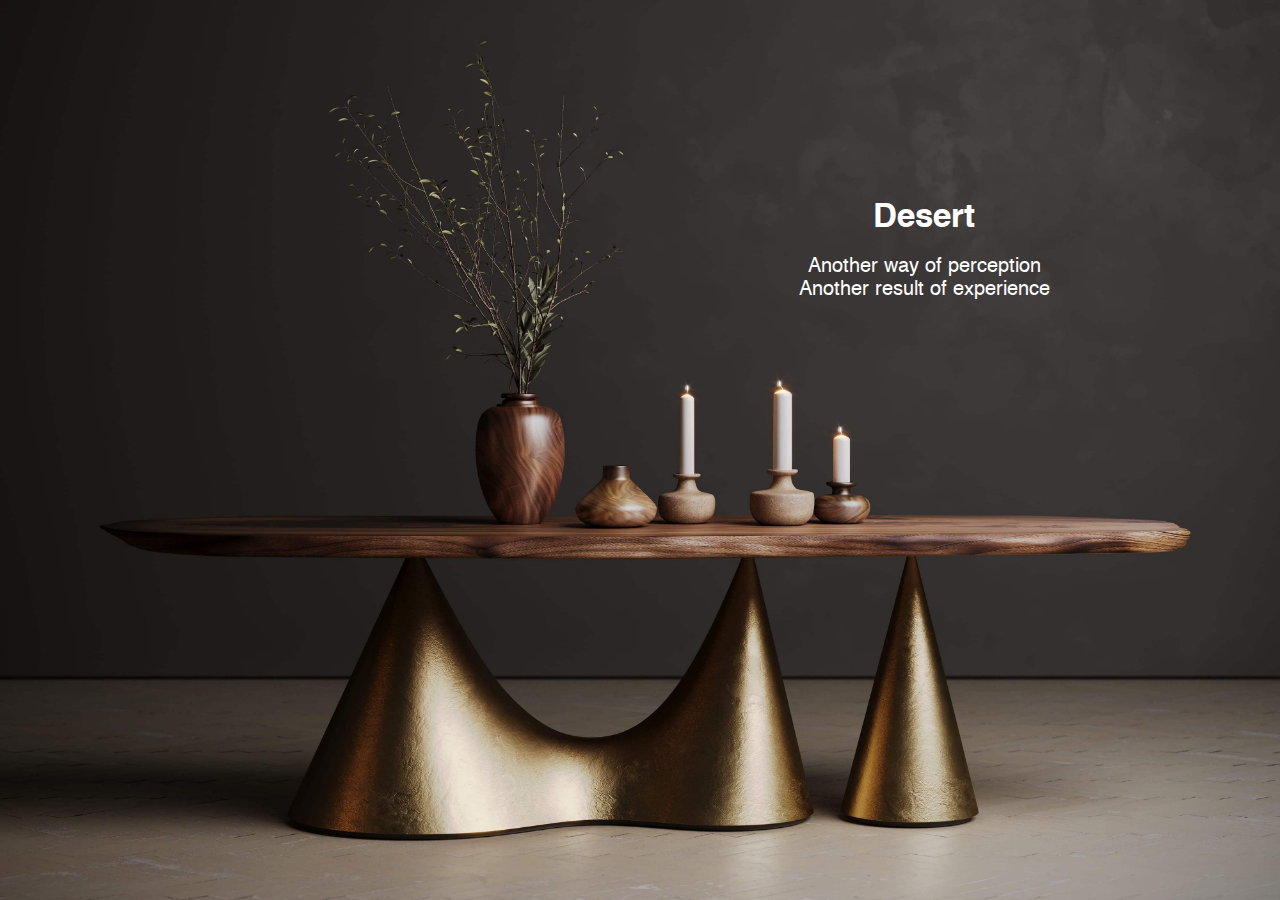
<file: index.html>
<!DOCTYPE html>
<html lang="en">
<head>
    <meta charset="UTF-8">
    <meta http-equiv="X-UA-Compatible" content="IE=edge">
    <meta name="viewport" content="width=device-width, initial-scale=1.0">
    <link rel="stylesheet" href="css/style.min.css">
    <link rel="stylesheet" href="https://cdnjs.cloudflare.com/ajax/libs/animate.css/4.1.1/animate.min.css" />
    <title>Desert</title>
</head>

<body>
    <svg display="none">
    <symbol id="arrow" viewBox="0 0 12 12">
        <g>
            <path d="M1 11L11 1M11 1L2.62952 1.0778M11 1L10.9222 9.37048" />
        </g>
    </symbol>
    <symbol id="whatsapp" viewBox="0 0 41 41">
        <g>
            <path
                d="M20.5 0C31.8222 0 41 9.17784 41 20.5C41 31.8221 31.8222 41 20.5 41C16.8772 41.0058 13.3182 40.0471 10.1885 38.2222L0.00822883 41L2.77983 30.8156C0.953469 27.685 -0.00602367 24.1244 2.84545e-05 20.5C2.84545e-05 9.17784 9.17787 0 20.5 0ZM13.5136 10.865L13.1036 10.8814C12.8382 10.8976 12.5788 10.9673 12.341 11.0864C12.1186 11.2123 11.9156 11.3698 11.7383 11.5538C11.4923 11.7854 11.3529 11.9863 11.2033 12.1811C10.445 13.1669 10.0368 14.3773 10.043 15.621C10.0471 16.6255 10.3095 17.6033 10.7195 18.5176C11.5579 20.3667 12.9376 22.3245 14.758 24.1387C15.1967 24.5754 15.6272 25.0141 16.0905 25.422C18.3524 27.4135 21.0479 28.8497 23.9625 29.6163L25.1269 29.7947C25.5061 29.8152 25.8854 29.7865 26.2667 29.768C26.8637 29.7372 27.4467 29.5755 27.9743 29.2945C28.2428 29.1562 28.5048 29.0057 28.7595 28.8435C28.7595 28.8435 28.8476 28.7861 29.0157 28.659C29.2925 28.454 29.4626 28.3084 29.6922 28.0686C29.8624 27.8923 30.01 27.6852 30.1227 27.4495C30.2826 27.1153 30.4425 26.4778 30.5081 25.9468C30.5573 25.5409 30.543 25.3195 30.5368 25.1822C30.5286 24.9628 30.3462 24.7353 30.1473 24.6389L28.9542 24.1039C28.9542 24.1039 27.1707 23.3269 26.0801 22.8308C25.966 22.781 25.8437 22.7525 25.7193 22.7468C25.5791 22.7324 25.4373 22.7482 25.3037 22.7931C25.17 22.838 25.0475 22.911 24.9444 23.0071C24.9342 23.003 24.7968 23.1199 23.3147 24.9157C23.2296 25.03 23.1124 25.1164 22.9781 25.1638C22.8437 25.2113 22.6983 25.2177 22.5603 25.1822C22.4267 25.1464 22.2959 25.1012 22.1687 25.0469C21.9145 24.9403 21.8264 24.8993 21.6521 24.8255C20.4756 24.312 19.3862 23.6183 18.4234 22.7693C18.1651 22.5438 17.9252 22.2978 17.6792 22.06C16.8727 21.2877 16.1698 20.4139 15.5882 19.4606L15.4673 19.2659C15.3804 19.135 15.3102 18.9939 15.2582 18.8456C15.1803 18.5443 15.3832 18.3024 15.3832 18.3024C15.3832 18.3024 15.8814 17.7571 16.113 17.4619C16.3385 17.1749 16.5292 16.8961 16.6522 16.6972C16.8941 16.3077 16.9699 15.908 16.8428 15.5984C16.2688 14.1962 15.6743 12.8002 15.0634 11.4144C14.9425 11.1397 14.5837 10.9429 14.2578 10.9039C14.1471 10.8916 14.0364 10.8793 13.9257 10.8711C13.6504 10.8575 13.3745 10.8602 13.0995 10.8793L13.5116 10.8629" />
        </g>
    </symbol>
    <symbol id="telegram" viewBox="0 0 41 42">
        <g>
            <path
                d="M41 21C41 26.5695 38.8402 31.911 34.9957 35.8492C31.1512 39.7875 25.9369 42 20.5 42C15.0631 42 9.84881 39.7875 6.00431 35.8492C2.15982 31.911 0 26.5695 0 21C0 15.4305 2.15982 10.089 6.00431 6.15076C9.84881 2.21249 15.0631 0 20.5 0C25.9369 0 31.1512 2.21249 34.9957 6.15076C38.8402 10.089 41 15.4305 41 21ZM21.2354 15.5033C19.2418 16.3538 15.2546 18.1125 9.27881 20.7795C8.31019 21.1733 7.80025 21.5618 7.75413 21.9397C7.67725 22.5776 8.45881 22.8296 9.52225 23.1735L9.97069 23.3179C11.0162 23.667 12.4256 24.0739 13.1559 24.0896C13.8221 24.1054 14.5627 23.8271 15.3801 23.2496C20.9638 19.3883 23.8466 17.4379 24.026 17.3959C24.1541 17.3644 24.3335 17.3276 24.4514 17.4379C24.5718 17.5455 24.559 17.7529 24.5462 17.808C24.4693 18.1466 21.402 21.0656 19.8158 22.5776C19.3212 23.0501 18.9702 23.3835 18.8984 23.4596C18.7404 23.625 18.5798 23.7878 18.4167 23.9479C17.4429 24.9086 16.7152 25.6279 18.4551 26.8039C19.2931 27.3709 19.9644 27.8355 20.6332 28.3027C21.361 28.812 22.0887 29.3186 23.0317 29.9539C23.2701 30.1114 23.5007 30.282 23.7236 30.4447C24.5718 31.0642 25.338 31.6208 26.2784 31.5315C26.8268 31.479 27.3931 30.954 27.6801 29.379C28.3592 25.6594 29.6943 17.6033 30.0018 14.2826C30.0205 14.0066 30.0093 13.7293 29.9684 13.4557C29.9443 13.235 29.84 13.0317 29.6763 12.8861C29.4431 12.7212 29.1652 12.6358 28.8819 12.642C28.1132 12.6551 26.9267 13.0778 21.2354 15.5033Z" />
        </g>
    </symbol>
    <symbol id="reviews-icon" viewBox="0 0 30 26">
        <g>
            <path
                d="M27.7828 0.474609H1.88582C1.41753 0.474609 0.968414 0.660638 0.63728 0.991772C0.306146 1.32291 0.120117 1.77202 0.120117 2.24031V23.4288C0.120117 23.8971 0.306146 24.3462 0.63728 24.6773C0.968414 25.0084 1.41753 25.1945 1.88582 25.1945H27.7828C28.2511 25.1945 28.7002 25.0084 29.0314 24.6773C29.3625 24.3462 29.5485 23.8971 29.5485 23.4288V2.24031C29.5485 1.77202 29.3625 1.32291 29.0314 0.991772C28.7002 0.660638 28.2511 0.474609 27.7828 0.474609ZM1.88582 1.65175H27.7828C27.9389 1.65175 28.0886 1.71376 28.199 1.82413C28.3094 1.93451 28.3714 2.08422 28.3714 2.24031V18.7791L23.5319 13.9396C23.3678 13.775 23.1729 13.6444 22.9583 13.5552C22.7437 13.4661 22.5136 13.4202 22.2812 13.4202C22.0488 13.4202 21.8187 13.4661 21.6041 13.5552C21.3894 13.6444 21.1945 13.775 21.0305 13.9396L17.6712 17.2988L10.782 10.4082C10.618 10.2436 10.4231 10.1129 10.2084 10.0238C9.99382 9.93471 9.76371 9.88884 9.53132 9.88884C9.29893 9.88884 9.06882 9.93471 8.8542 10.0238C8.63958 10.1129 8.44465 10.2436 8.28061 10.4082L1.29725 17.3959V2.24031C1.29725 2.08422 1.35926 1.93451 1.46964 1.82413C1.58002 1.71376 1.72972 1.65175 1.88582 1.65175ZM1.29725 23.4288V19.0645L9.1208 11.241C9.17546 11.1863 9.24037 11.1429 9.31182 11.1132C9.38327 11.0836 9.45986 11.0684 9.53721 11.0684C9.61455 11.0684 9.69114 11.0836 9.76259 11.1132C9.83405 11.1429 9.89896 11.1863 9.95362 11.241L22.73 24.0173H1.88582C1.72972 24.0173 1.58002 23.9553 1.46964 23.8449C1.35926 23.7346 1.29725 23.5849 1.29725 23.4288ZM27.7828 24.0173H24.3986L18.5129 18.1317L21.8721 14.7724C21.9268 14.7177 21.9917 14.6743 22.0632 14.6446C22.1346 14.615 22.2112 14.5998 22.2885 14.5998C22.3659 14.5998 22.4425 14.615 22.5139 14.6446C22.5854 14.6743 22.6503 14.7177 22.7049 14.7724L28.3714 20.4433V23.4288C28.3714 23.5849 28.3094 23.7346 28.199 23.8449C28.0886 23.9553 27.9389 24.0173 27.7828 24.0173ZM17.7772 8.71456C17.7772 8.48175 17.8462 8.25416 17.9755 8.06058C18.1049 7.867 18.2887 7.71613 18.5038 7.62703C18.7189 7.53794 18.9556 7.51463 19.1839 7.56005C19.4123 7.60547 19.622 7.71758 19.7867 7.8822C19.9513 8.04683 20.0634 8.25657 20.1088 8.48492C20.1542 8.71326 20.1309 8.94994 20.0418 9.16503C19.9527 9.38013 19.8019 9.56397 19.6083 9.69332C19.4147 9.82266 19.1871 9.8917 18.9543 9.8917C18.6421 9.8917 18.3427 9.76768 18.1219 9.54692C17.9012 9.32617 17.7772 9.02676 17.7772 8.71456Z" />
        </g>
    </symbol>
</svg>
    <div class="wrapper">
        <main class="alphawood desert desert-1">
            <div class="alphawood__image-block animate__animated" style="animation-name: opacity-img;">
                <div class="alphawood__image alphawood__image_1 ibg">
                    <img src="img/projects/01.jpg" alt="Desert">
                </div>
                <div class="alphawood__image alphawood__image_2 ibg">
                    <img src="img/projects/02.jpg" alt="Desert">
                </div>
            </div>
            <div class="alphawood__image-mob-block animate__animated" style="animation-name: opacity-img;">
                <div class="alphawood__image-mob ibg">
                    <img src="img/projects/03.jpg" alt="Desert">
                </div>
            </div>
            <div class="alphawood__content">
                <div class="alphawood__content-body">
                    <h1 class="alphawood__title animate__animated" style="animation-name: zoom;">Desert</h1>
                    <div class="alphawood__subtitle animate__animated" style="animation-name: zoom;">
                        Another way of perception<br>
                        Another result of experience
                    </div>
                </div>
            </div>
        </main>
    </div>
    <script src="js/app.min.js"></script>
</body>

</html>
</file>
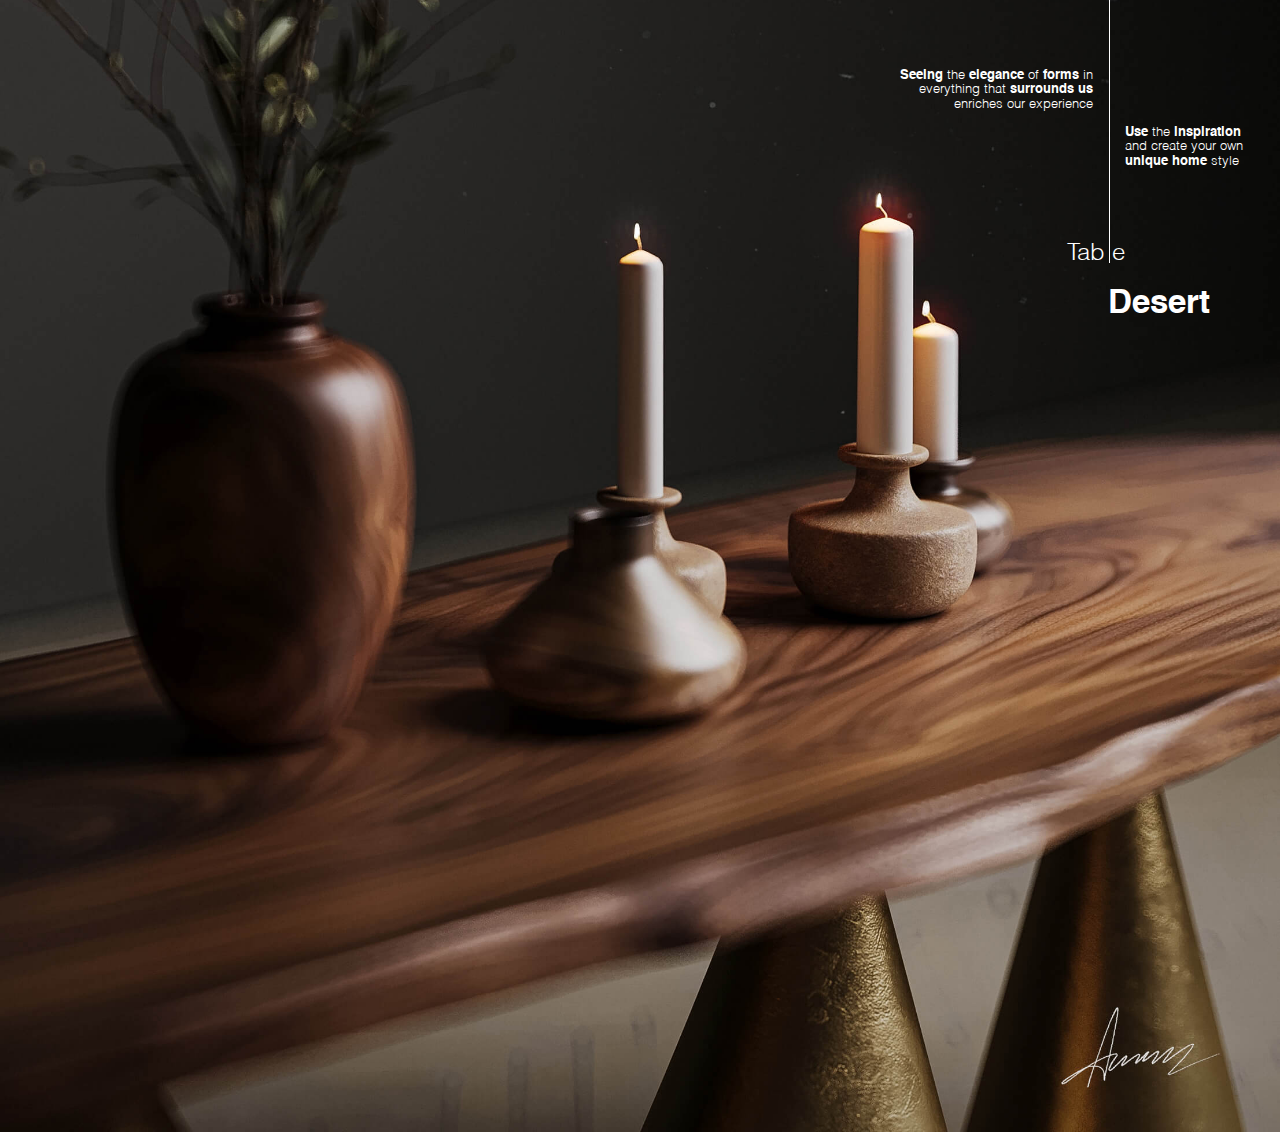
<file: desert-2.html>
<!DOCTYPE html>
<html lang="en">
<head>
    <meta charset="UTF-8">
    <meta http-equiv="X-UA-Compatible" content="IE=edge">
    <meta name="viewport" content="width=device-width, initial-scale=1.0">
    <link rel="stylesheet" href="css/style.min.css">
    <link rel="stylesheet" href="https://cdnjs.cloudflare.com/ajax/libs/animate.css/4.1.1/animate.min.css" />
    <title>Desert</title>
</head>

<body>
    <svg display="none">
    <symbol id="arrow" viewBox="0 0 12 12">
        <g>
            <path d="M1 11L11 1M11 1L2.62952 1.0778M11 1L10.9222 9.37048" />
        </g>
    </symbol>
    <symbol id="whatsapp" viewBox="0 0 41 41">
        <g>
            <path
                d="M20.5 0C31.8222 0 41 9.17784 41 20.5C41 31.8221 31.8222 41 20.5 41C16.8772 41.0058 13.3182 40.0471 10.1885 38.2222L0.00822883 41L2.77983 30.8156C0.953469 27.685 -0.00602367 24.1244 2.84545e-05 20.5C2.84545e-05 9.17784 9.17787 0 20.5 0ZM13.5136 10.865L13.1036 10.8814C12.8382 10.8976 12.5788 10.9673 12.341 11.0864C12.1186 11.2123 11.9156 11.3698 11.7383 11.5538C11.4923 11.7854 11.3529 11.9863 11.2033 12.1811C10.445 13.1669 10.0368 14.3773 10.043 15.621C10.0471 16.6255 10.3095 17.6033 10.7195 18.5176C11.5579 20.3667 12.9376 22.3245 14.758 24.1387C15.1967 24.5754 15.6272 25.0141 16.0905 25.422C18.3524 27.4135 21.0479 28.8497 23.9625 29.6163L25.1269 29.7947C25.5061 29.8152 25.8854 29.7865 26.2667 29.768C26.8637 29.7372 27.4467 29.5755 27.9743 29.2945C28.2428 29.1562 28.5048 29.0057 28.7595 28.8435C28.7595 28.8435 28.8476 28.7861 29.0157 28.659C29.2925 28.454 29.4626 28.3084 29.6922 28.0686C29.8624 27.8923 30.01 27.6852 30.1227 27.4495C30.2826 27.1153 30.4425 26.4778 30.5081 25.9468C30.5573 25.5409 30.543 25.3195 30.5368 25.1822C30.5286 24.9628 30.3462 24.7353 30.1473 24.6389L28.9542 24.1039C28.9542 24.1039 27.1707 23.3269 26.0801 22.8308C25.966 22.781 25.8437 22.7525 25.7193 22.7468C25.5791 22.7324 25.4373 22.7482 25.3037 22.7931C25.17 22.838 25.0475 22.911 24.9444 23.0071C24.9342 23.003 24.7968 23.1199 23.3147 24.9157C23.2296 25.03 23.1124 25.1164 22.9781 25.1638C22.8437 25.2113 22.6983 25.2177 22.5603 25.1822C22.4267 25.1464 22.2959 25.1012 22.1687 25.0469C21.9145 24.9403 21.8264 24.8993 21.6521 24.8255C20.4756 24.312 19.3862 23.6183 18.4234 22.7693C18.1651 22.5438 17.9252 22.2978 17.6792 22.06C16.8727 21.2877 16.1698 20.4139 15.5882 19.4606L15.4673 19.2659C15.3804 19.135 15.3102 18.9939 15.2582 18.8456C15.1803 18.5443 15.3832 18.3024 15.3832 18.3024C15.3832 18.3024 15.8814 17.7571 16.113 17.4619C16.3385 17.1749 16.5292 16.8961 16.6522 16.6972C16.8941 16.3077 16.9699 15.908 16.8428 15.5984C16.2688 14.1962 15.6743 12.8002 15.0634 11.4144C14.9425 11.1397 14.5837 10.9429 14.2578 10.9039C14.1471 10.8916 14.0364 10.8793 13.9257 10.8711C13.6504 10.8575 13.3745 10.8602 13.0995 10.8793L13.5116 10.8629" />
        </g>
    </symbol>
    <symbol id="telegram" viewBox="0 0 41 42">
        <g>
            <path
                d="M41 21C41 26.5695 38.8402 31.911 34.9957 35.8492C31.1512 39.7875 25.9369 42 20.5 42C15.0631 42 9.84881 39.7875 6.00431 35.8492C2.15982 31.911 0 26.5695 0 21C0 15.4305 2.15982 10.089 6.00431 6.15076C9.84881 2.21249 15.0631 0 20.5 0C25.9369 0 31.1512 2.21249 34.9957 6.15076C38.8402 10.089 41 15.4305 41 21ZM21.2354 15.5033C19.2418 16.3538 15.2546 18.1125 9.27881 20.7795C8.31019 21.1733 7.80025 21.5618 7.75413 21.9397C7.67725 22.5776 8.45881 22.8296 9.52225 23.1735L9.97069 23.3179C11.0162 23.667 12.4256 24.0739 13.1559 24.0896C13.8221 24.1054 14.5627 23.8271 15.3801 23.2496C20.9638 19.3883 23.8466 17.4379 24.026 17.3959C24.1541 17.3644 24.3335 17.3276 24.4514 17.4379C24.5718 17.5455 24.559 17.7529 24.5462 17.808C24.4693 18.1466 21.402 21.0656 19.8158 22.5776C19.3212 23.0501 18.9702 23.3835 18.8984 23.4596C18.7404 23.625 18.5798 23.7878 18.4167 23.9479C17.4429 24.9086 16.7152 25.6279 18.4551 26.8039C19.2931 27.3709 19.9644 27.8355 20.6332 28.3027C21.361 28.812 22.0887 29.3186 23.0317 29.9539C23.2701 30.1114 23.5007 30.282 23.7236 30.4447C24.5718 31.0642 25.338 31.6208 26.2784 31.5315C26.8268 31.479 27.3931 30.954 27.6801 29.379C28.3592 25.6594 29.6943 17.6033 30.0018 14.2826C30.0205 14.0066 30.0093 13.7293 29.9684 13.4557C29.9443 13.235 29.84 13.0317 29.6763 12.8861C29.4431 12.7212 29.1652 12.6358 28.8819 12.642C28.1132 12.6551 26.9267 13.0778 21.2354 15.5033Z" />
        </g>
    </symbol>
    <symbol id="reviews-icon" viewBox="0 0 30 26">
        <g>
            <path
                d="M27.7828 0.474609H1.88582C1.41753 0.474609 0.968414 0.660638 0.63728 0.991772C0.306146 1.32291 0.120117 1.77202 0.120117 2.24031V23.4288C0.120117 23.8971 0.306146 24.3462 0.63728 24.6773C0.968414 25.0084 1.41753 25.1945 1.88582 25.1945H27.7828C28.2511 25.1945 28.7002 25.0084 29.0314 24.6773C29.3625 24.3462 29.5485 23.8971 29.5485 23.4288V2.24031C29.5485 1.77202 29.3625 1.32291 29.0314 0.991772C28.7002 0.660638 28.2511 0.474609 27.7828 0.474609ZM1.88582 1.65175H27.7828C27.9389 1.65175 28.0886 1.71376 28.199 1.82413C28.3094 1.93451 28.3714 2.08422 28.3714 2.24031V18.7791L23.5319 13.9396C23.3678 13.775 23.1729 13.6444 22.9583 13.5552C22.7437 13.4661 22.5136 13.4202 22.2812 13.4202C22.0488 13.4202 21.8187 13.4661 21.6041 13.5552C21.3894 13.6444 21.1945 13.775 21.0305 13.9396L17.6712 17.2988L10.782 10.4082C10.618 10.2436 10.4231 10.1129 10.2084 10.0238C9.99382 9.93471 9.76371 9.88884 9.53132 9.88884C9.29893 9.88884 9.06882 9.93471 8.8542 10.0238C8.63958 10.1129 8.44465 10.2436 8.28061 10.4082L1.29725 17.3959V2.24031C1.29725 2.08422 1.35926 1.93451 1.46964 1.82413C1.58002 1.71376 1.72972 1.65175 1.88582 1.65175ZM1.29725 23.4288V19.0645L9.1208 11.241C9.17546 11.1863 9.24037 11.1429 9.31182 11.1132C9.38327 11.0836 9.45986 11.0684 9.53721 11.0684C9.61455 11.0684 9.69114 11.0836 9.76259 11.1132C9.83405 11.1429 9.89896 11.1863 9.95362 11.241L22.73 24.0173H1.88582C1.72972 24.0173 1.58002 23.9553 1.46964 23.8449C1.35926 23.7346 1.29725 23.5849 1.29725 23.4288ZM27.7828 24.0173H24.3986L18.5129 18.1317L21.8721 14.7724C21.9268 14.7177 21.9917 14.6743 22.0632 14.6446C22.1346 14.615 22.2112 14.5998 22.2885 14.5998C22.3659 14.5998 22.4425 14.615 22.5139 14.6446C22.5854 14.6743 22.6503 14.7177 22.7049 14.7724L28.3714 20.4433V23.4288C28.3714 23.5849 28.3094 23.7346 28.199 23.8449C28.0886 23.9553 27.9389 24.0173 27.7828 24.0173ZM17.7772 8.71456C17.7772 8.48175 17.8462 8.25416 17.9755 8.06058C18.1049 7.867 18.2887 7.71613 18.5038 7.62703C18.7189 7.53794 18.9556 7.51463 19.1839 7.56005C19.4123 7.60547 19.622 7.71758 19.7867 7.8822C19.9513 8.04683 20.0634 8.25657 20.1088 8.48492C20.1542 8.71326 20.1309 8.94994 20.0418 9.16503C19.9527 9.38013 19.8019 9.56397 19.6083 9.69332C19.4147 9.82266 19.1871 9.8917 18.9543 9.8917C18.6421 9.8917 18.3427 9.76768 18.1219 9.54692C17.9012 9.32617 17.7772 9.02676 17.7772 8.71456Z" />
        </g>
    </symbol>
</svg>
    <div class="wrapper">
        <main class="alphawood desert desert-2">
            <div class="alphawood__image-block animate__animated" style="animation-name: opacity-img;">
                <div class="alphawood__image ibg">
                    <img src="img/projects/04.jpg" alt="Desert">
                </div>
            </div>
            <div class="alphawood__image-mob-block animate__animated" style="animation-name: opacity-img;">
                <div class="alphawood__image-mob ibg">
                    <img src="img/projects/05.jpg" alt="Desert">
                </div>
            </div>
            <div class="alphawood__content">
                <div class="alphawood__content-inner">
                    <div class="alphawood__furniture animate__animated" style="animation-name: zoom;">
                        Tab e
                    </div>
                    <div class="alphawood__content-line-block">
                        <div class="alphawood__content-line animate__animated" style="animation-name: lineY;">
                        </div>
                    </div>
                    <div class="alphawood__text alphawood__text_1 animate__animated" style="animation-name: zoom;">
                        <span>Seeing</span> the <span>elegance</span> of <span>forms</span> in everything that
                        <span>surrounds us</span> enriches our experience
                    </div>
                    <div class="alphawood__text alphawood__text_2 animate__animated" style="animation-name: zoom;">
                        <span>Use</span> the <span>inspiration</span> and create your own <span>unique home</span> style
                    </div>
                </div>
                <h1 class="alphawood__title animate__animated" style="animation-name: zoom;">Desert</h1>
            </div>
        </main>
    </div>
    <script src="js/app.min.js"></script>
</body>

</html>
</file>
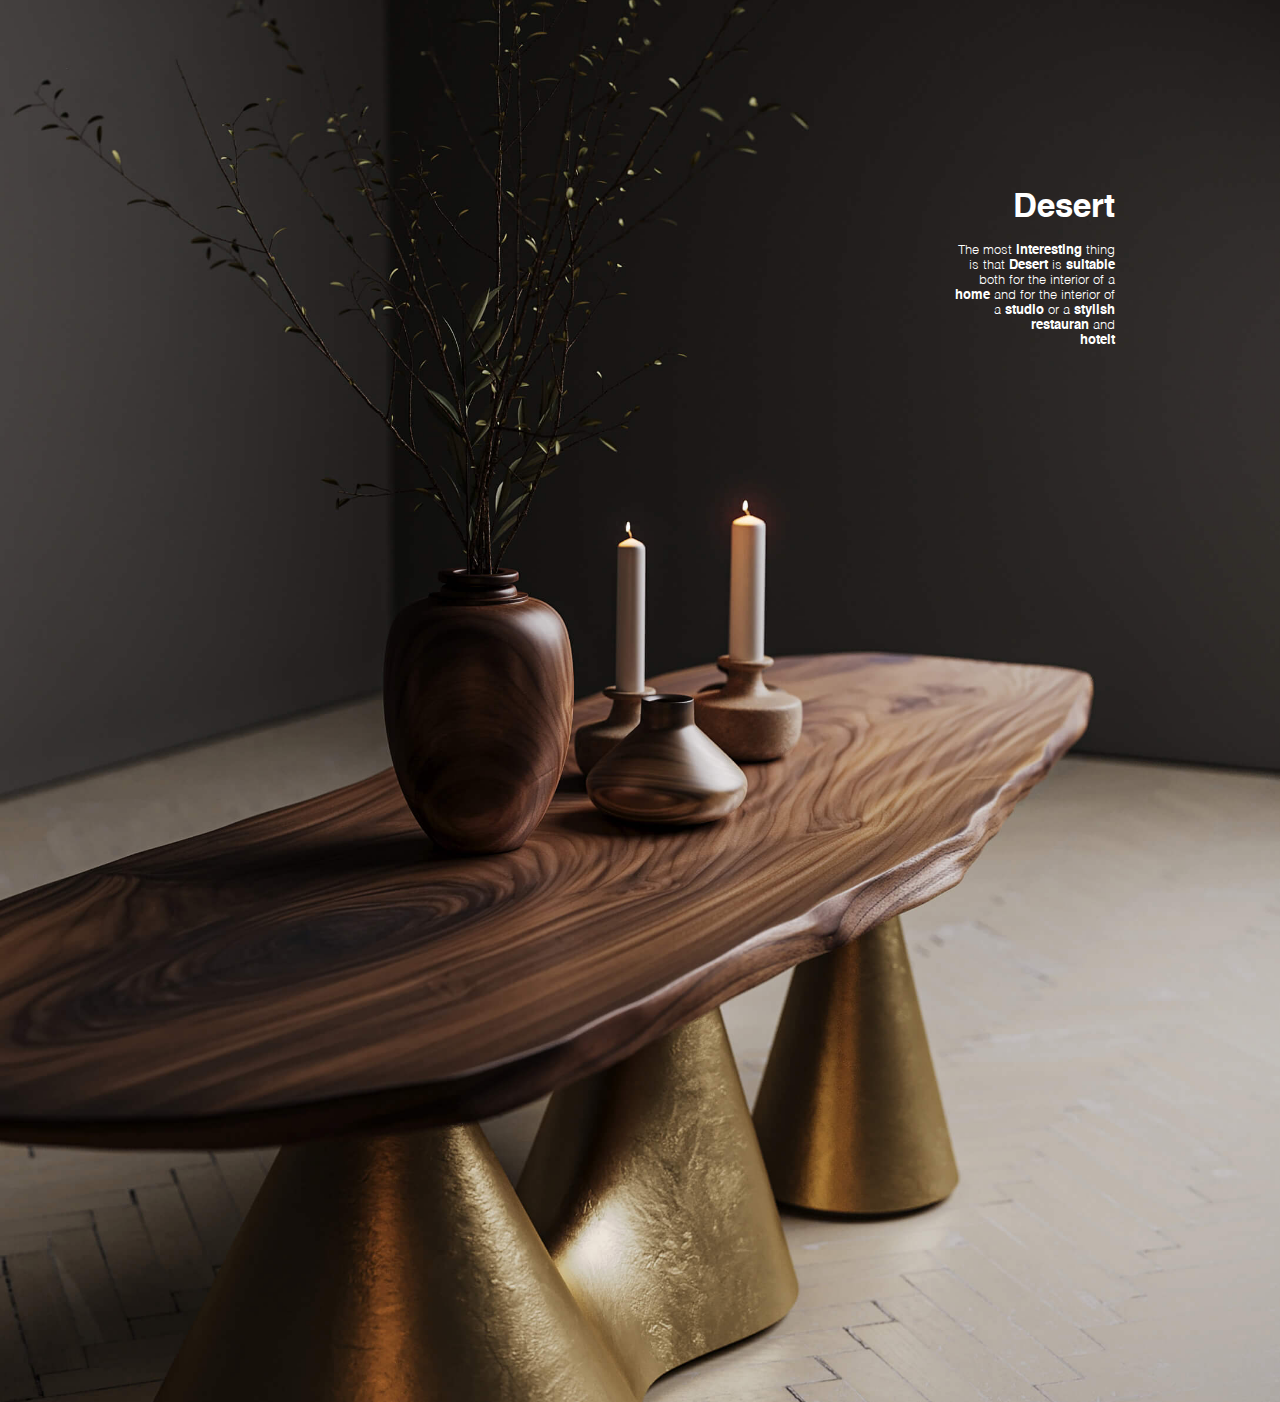
<file: desert-3.html>
<!DOCTYPE html>
<html lang="en">
<head>
    <meta charset="UTF-8">
    <meta http-equiv="X-UA-Compatible" content="IE=edge">
    <meta name="viewport" content="width=device-width, initial-scale=1.0">
    <link rel="stylesheet" href="css/style.min.css">
    <link rel="stylesheet" href="https://cdnjs.cloudflare.com/ajax/libs/animate.css/4.1.1/animate.min.css" />
    <title>Desert</title>
</head>

<body>
    <svg display="none">
    <symbol id="arrow" viewBox="0 0 12 12">
        <g>
            <path d="M1 11L11 1M11 1L2.62952 1.0778M11 1L10.9222 9.37048" />
        </g>
    </symbol>
    <symbol id="whatsapp" viewBox="0 0 41 41">
        <g>
            <path
                d="M20.5 0C31.8222 0 41 9.17784 41 20.5C41 31.8221 31.8222 41 20.5 41C16.8772 41.0058 13.3182 40.0471 10.1885 38.2222L0.00822883 41L2.77983 30.8156C0.953469 27.685 -0.00602367 24.1244 2.84545e-05 20.5C2.84545e-05 9.17784 9.17787 0 20.5 0ZM13.5136 10.865L13.1036 10.8814C12.8382 10.8976 12.5788 10.9673 12.341 11.0864C12.1186 11.2123 11.9156 11.3698 11.7383 11.5538C11.4923 11.7854 11.3529 11.9863 11.2033 12.1811C10.445 13.1669 10.0368 14.3773 10.043 15.621C10.0471 16.6255 10.3095 17.6033 10.7195 18.5176C11.5579 20.3667 12.9376 22.3245 14.758 24.1387C15.1967 24.5754 15.6272 25.0141 16.0905 25.422C18.3524 27.4135 21.0479 28.8497 23.9625 29.6163L25.1269 29.7947C25.5061 29.8152 25.8854 29.7865 26.2667 29.768C26.8637 29.7372 27.4467 29.5755 27.9743 29.2945C28.2428 29.1562 28.5048 29.0057 28.7595 28.8435C28.7595 28.8435 28.8476 28.7861 29.0157 28.659C29.2925 28.454 29.4626 28.3084 29.6922 28.0686C29.8624 27.8923 30.01 27.6852 30.1227 27.4495C30.2826 27.1153 30.4425 26.4778 30.5081 25.9468C30.5573 25.5409 30.543 25.3195 30.5368 25.1822C30.5286 24.9628 30.3462 24.7353 30.1473 24.6389L28.9542 24.1039C28.9542 24.1039 27.1707 23.3269 26.0801 22.8308C25.966 22.781 25.8437 22.7525 25.7193 22.7468C25.5791 22.7324 25.4373 22.7482 25.3037 22.7931C25.17 22.838 25.0475 22.911 24.9444 23.0071C24.9342 23.003 24.7968 23.1199 23.3147 24.9157C23.2296 25.03 23.1124 25.1164 22.9781 25.1638C22.8437 25.2113 22.6983 25.2177 22.5603 25.1822C22.4267 25.1464 22.2959 25.1012 22.1687 25.0469C21.9145 24.9403 21.8264 24.8993 21.6521 24.8255C20.4756 24.312 19.3862 23.6183 18.4234 22.7693C18.1651 22.5438 17.9252 22.2978 17.6792 22.06C16.8727 21.2877 16.1698 20.4139 15.5882 19.4606L15.4673 19.2659C15.3804 19.135 15.3102 18.9939 15.2582 18.8456C15.1803 18.5443 15.3832 18.3024 15.3832 18.3024C15.3832 18.3024 15.8814 17.7571 16.113 17.4619C16.3385 17.1749 16.5292 16.8961 16.6522 16.6972C16.8941 16.3077 16.9699 15.908 16.8428 15.5984C16.2688 14.1962 15.6743 12.8002 15.0634 11.4144C14.9425 11.1397 14.5837 10.9429 14.2578 10.9039C14.1471 10.8916 14.0364 10.8793 13.9257 10.8711C13.6504 10.8575 13.3745 10.8602 13.0995 10.8793L13.5116 10.8629" />
        </g>
    </symbol>
    <symbol id="telegram" viewBox="0 0 41 42">
        <g>
            <path
                d="M41 21C41 26.5695 38.8402 31.911 34.9957 35.8492C31.1512 39.7875 25.9369 42 20.5 42C15.0631 42 9.84881 39.7875 6.00431 35.8492C2.15982 31.911 0 26.5695 0 21C0 15.4305 2.15982 10.089 6.00431 6.15076C9.84881 2.21249 15.0631 0 20.5 0C25.9369 0 31.1512 2.21249 34.9957 6.15076C38.8402 10.089 41 15.4305 41 21ZM21.2354 15.5033C19.2418 16.3538 15.2546 18.1125 9.27881 20.7795C8.31019 21.1733 7.80025 21.5618 7.75413 21.9397C7.67725 22.5776 8.45881 22.8296 9.52225 23.1735L9.97069 23.3179C11.0162 23.667 12.4256 24.0739 13.1559 24.0896C13.8221 24.1054 14.5627 23.8271 15.3801 23.2496C20.9638 19.3883 23.8466 17.4379 24.026 17.3959C24.1541 17.3644 24.3335 17.3276 24.4514 17.4379C24.5718 17.5455 24.559 17.7529 24.5462 17.808C24.4693 18.1466 21.402 21.0656 19.8158 22.5776C19.3212 23.0501 18.9702 23.3835 18.8984 23.4596C18.7404 23.625 18.5798 23.7878 18.4167 23.9479C17.4429 24.9086 16.7152 25.6279 18.4551 26.8039C19.2931 27.3709 19.9644 27.8355 20.6332 28.3027C21.361 28.812 22.0887 29.3186 23.0317 29.9539C23.2701 30.1114 23.5007 30.282 23.7236 30.4447C24.5718 31.0642 25.338 31.6208 26.2784 31.5315C26.8268 31.479 27.3931 30.954 27.6801 29.379C28.3592 25.6594 29.6943 17.6033 30.0018 14.2826C30.0205 14.0066 30.0093 13.7293 29.9684 13.4557C29.9443 13.235 29.84 13.0317 29.6763 12.8861C29.4431 12.7212 29.1652 12.6358 28.8819 12.642C28.1132 12.6551 26.9267 13.0778 21.2354 15.5033Z" />
        </g>
    </symbol>
    <symbol id="reviews-icon" viewBox="0 0 30 26">
        <g>
            <path
                d="M27.7828 0.474609H1.88582C1.41753 0.474609 0.968414 0.660638 0.63728 0.991772C0.306146 1.32291 0.120117 1.77202 0.120117 2.24031V23.4288C0.120117 23.8971 0.306146 24.3462 0.63728 24.6773C0.968414 25.0084 1.41753 25.1945 1.88582 25.1945H27.7828C28.2511 25.1945 28.7002 25.0084 29.0314 24.6773C29.3625 24.3462 29.5485 23.8971 29.5485 23.4288V2.24031C29.5485 1.77202 29.3625 1.32291 29.0314 0.991772C28.7002 0.660638 28.2511 0.474609 27.7828 0.474609ZM1.88582 1.65175H27.7828C27.9389 1.65175 28.0886 1.71376 28.199 1.82413C28.3094 1.93451 28.3714 2.08422 28.3714 2.24031V18.7791L23.5319 13.9396C23.3678 13.775 23.1729 13.6444 22.9583 13.5552C22.7437 13.4661 22.5136 13.4202 22.2812 13.4202C22.0488 13.4202 21.8187 13.4661 21.6041 13.5552C21.3894 13.6444 21.1945 13.775 21.0305 13.9396L17.6712 17.2988L10.782 10.4082C10.618 10.2436 10.4231 10.1129 10.2084 10.0238C9.99382 9.93471 9.76371 9.88884 9.53132 9.88884C9.29893 9.88884 9.06882 9.93471 8.8542 10.0238C8.63958 10.1129 8.44465 10.2436 8.28061 10.4082L1.29725 17.3959V2.24031C1.29725 2.08422 1.35926 1.93451 1.46964 1.82413C1.58002 1.71376 1.72972 1.65175 1.88582 1.65175ZM1.29725 23.4288V19.0645L9.1208 11.241C9.17546 11.1863 9.24037 11.1429 9.31182 11.1132C9.38327 11.0836 9.45986 11.0684 9.53721 11.0684C9.61455 11.0684 9.69114 11.0836 9.76259 11.1132C9.83405 11.1429 9.89896 11.1863 9.95362 11.241L22.73 24.0173H1.88582C1.72972 24.0173 1.58002 23.9553 1.46964 23.8449C1.35926 23.7346 1.29725 23.5849 1.29725 23.4288ZM27.7828 24.0173H24.3986L18.5129 18.1317L21.8721 14.7724C21.9268 14.7177 21.9917 14.6743 22.0632 14.6446C22.1346 14.615 22.2112 14.5998 22.2885 14.5998C22.3659 14.5998 22.4425 14.615 22.5139 14.6446C22.5854 14.6743 22.6503 14.7177 22.7049 14.7724L28.3714 20.4433V23.4288C28.3714 23.5849 28.3094 23.7346 28.199 23.8449C28.0886 23.9553 27.9389 24.0173 27.7828 24.0173ZM17.7772 8.71456C17.7772 8.48175 17.8462 8.25416 17.9755 8.06058C18.1049 7.867 18.2887 7.71613 18.5038 7.62703C18.7189 7.53794 18.9556 7.51463 19.1839 7.56005C19.4123 7.60547 19.622 7.71758 19.7867 7.8822C19.9513 8.04683 20.0634 8.25657 20.1088 8.48492C20.1542 8.71326 20.1309 8.94994 20.0418 9.16503C19.9527 9.38013 19.8019 9.56397 19.6083 9.69332C19.4147 9.82266 19.1871 9.8917 18.9543 9.8917C18.6421 9.8917 18.3427 9.76768 18.1219 9.54692C17.9012 9.32617 17.7772 9.02676 17.7772 8.71456Z" />
        </g>
    </symbol>
</svg>
    <div class="wrapper">
        <main class="alphawood desert desert-3">
            <div class="alphawood__image-block animate__animated" style="animation-name: opacity-img;">
                <div class="alphawood__image ibg">
                    <img src="img/projects/06.jpg" alt="Desert">
                </div>
            </div>
            <div class="alphawood__content">
                <div class="alphawood__content-inner">
                    <h1 class="alphawood__title animate__animated" style="animation-name: zoom;">Desert</h1>
                    <div class="alphawood__text animate__animated" style="animation-name: zoom;">
                        The most <span>interesting</span> thing is that <span>Desert</span> is <span>suitable</span>
                        both for the interior of a <span>home</span> and for
                        the interior of a <span>studio</span> or a <span>stylish restauran</span> and<br>
                        <span>hotelt</span>
                    </div>
                </div>
            </div>
        </main>
    </div>
    <script src="js/app.min.js"></script>
</body>

</html>
</file>
<file: css/style.min.css>
@charset "UTF-8";
@font-face {
  font-family: Gruppo;
  font-display: swap;
  src: url("../fonts/Gruppo-Regular.woff2") format("woff2");
  font-weight: 400;
  font-style: normal;
}
@font-face {
  font-family: Helvetica;
  font-display: swap;
  src: url("../fonts/Helvetica-Bold.woff2") format("woff2");
  font-weight: 700;
  font-style: normal;
}
@font-face {
  font-family: JosefinSans;
  font-display: swap;
  src: url("../fonts/JosefinSans-Bold.woff2") format("woff2");
  font-weight: 700;
  font-style: normal;
}
@font-face {
  font-family: Helvetica;
  font-display: swap;
  src: url("../fonts/Helvetica-Light.woff2") format("woff2");
  font-weight: 300;
  font-style: normal;
}
@font-face {
  font-family: JosefinSans;
  font-display: swap;
  src: url("../fonts/JosefinSans-ExtraLight.woff2") format("woff2");
  font-weight: 200;
  font-style: normal;
}
@font-face {
  font-family: JosefinSans;
  font-display: swap;
  src: url("../fonts/JosefinSans-Light.woff2") format("woff2");
  font-weight: 300;
  font-style: normal;
}
@font-face {
  font-family: JosefinSans;
  font-display: swap;
  src: url("../fonts/JosefinSans-Thin.woff2") format("woff2");
  font-weight: 100;
  font-style: normal;
}
@font-face {
  font-family: Helvetica;
  font-display: swap;
  src: url("../fonts/Helvetica.woff2") format("woff2");
  font-weight: 400;
  font-style: normal;
}
@font-face {
  font-family: NEOTERIC;
  font-display: swap;
  src: url("../fonts/NEOTERIC-Light.woff2") format("woff2");
  font-weight: 300;
  font-style: normal;
}
@font-face {
  font-family: JosefinSans;
  font-display: swap;
  src: url("../fonts/JosefinSans-Regular.woff2") format("woff2");
  font-weight: 400;
  font-style: normal;
}
* {
  padding: 0px;
  margin: 0px;
  border: 0px;
}

*,
*:before,
*:after {
  -moz-box-sizing: border-box;
  -webkit-box-sizing: border-box;
  box-sizing: border-box;
}

:focus,
:active {
  outline: none;
}

a:focus,
a:active {
  outline: none;
}

aside,
nav,
footer,
header,
section {
  display: block;
}

html,
body {
  height: 100%;
  min-width: 320px;
}

body {
  line-height: 1;
  font-family: "Helvetica";
  -ms-text-size-adjust: 100%;
  -moz-text-size-adjust: 100%;
  -webkit-text-size-adjust: 100%;
}

input,
button,
textarea {
  font-family: "Helvetica";
}

input::-ms-clear {
  display: none;
}

button {
  cursor: pointer;
  -webkit-tap-highlight-color: rgba(0, 0, 0, 0);
}

button::-moz-focus-inner {
  padding: 0;
  border: 0;
}

a,
a:visited {
  text-decoration: none;
}

a:hover {
  text-decoration: none;
}

a {
  -webkit-tap-highlight-color: rgba(0, 0, 0, 0);
}

ul li {
  list-style: none;
}

img {
  vertical-align: top;
}

h1,
h2,
h3,
h4,
h5,
h6 {
  font-weight: inherit;
  font-size: inherit;
}

body {
  color: #000;
  font-size: 14px;
}
body.lock {
  overflow: hidden;
}

.wrapper {
  width: 100%;
  min-height: 100%;
  overflow: hidden;
}

.wrapper-right .header__row {
  justify-content: flex-end;
}

.wrapper-bottom .header {
  top: auto;
  bottom: 0;
  padding: 0 0 34.55px 0;
}

.container {
  margin: 0 auto;
  width: 100%;
}

.ibg {
  background-position: center;
  background-size: cover;
  background-repeat: no-repeat;
}
.ibg img {
  display: none;
}

@keyframes zoom {
  0% {
    transform: scale(0.95);
    opacity: 0;
  }
  100% {
    transform: scale(1);
    opacity: 1;
  }
}
@keyframes opacity-img {
  0% {
    opacity: 0;
  }
  100% {
    opacity: 1;
  }
}
@keyframes lineY {
  0% {
    transform: translateY(-100%);
  }
  100% {
    transform: translateY(0%);
  }
}
@keyframes lineX {
  0% {
    transform: translateX(-100%);
  }
  100% {
    transform: translateX(0%);
  }
}
.header {
  position: absolute;
  top: 0;
  left: 0;
  width: 100%;
  padding: 34.55px 0 0 0;
  z-index: 100;
}
@media (max-width: 1600.98px) {
  .header {
    padding: 27.19px 0 0 0;
  }
}
@media (max-width: 1440.98px) {
  .header {
    padding: 19.83px 0 0 0;
  }
}
@media (max-width: 992.98px) {
  .header {
    display: none;
  }
}
.header__container {
  padding: 0 51.23px;
  margin: 0 auto;
}
@media (max-width: 1600.98px) {
  .header__container {
    padding: 0 38.74px;
  }
}
@media (max-width: 1440.98px) {
  .header__container {
    padding: 0 26.25px;
  }
}
.header__row {
  display: flex;
}
.header__logo {
  font-family: NEOTERIC;
  font-size: 75px;
  font-weight: 300;
  line-height: 120%;
  color: #7F7774;
}
@media (max-width: 1600.98px) {
  .header__logo {
    font-size: 58px;
  }
}
@media (max-width: 1440.98px) {
  .header__logo {
    font-size: 40px;
  }
}

.alphawood {
  position: relative;
  height: 100vh;
}
@media (max-width: 992.98px) {
  .alphawood {
    min-height: 815px;
  }
}
@media (max-width: 480.98px) {
  .alphawood {
    min-height: 615px;
    height: calc(100vh - 55px);
  }
}
.alphawood__image-block {
  position: absolute;
  top: 0;
  left: 0;
  width: 100%;
  height: 100%;
}
.alphawood__image-block.animate__animated {
  animation-duration: 2s;
  animation-delay: 0s;
}
@media (max-width: 992.98px) {
  .alphawood__image-block {
    display: none;
  }
}
.alphawood__image {
  position: absolute;
  top: 0;
  left: 0;
  width: 100%;
  height: 100%;
}
.alphawood__image-mob-block {
  display: none;
  position: absolute;
  top: 0;
  left: 0;
  width: 100%;
  height: 100%;
}
.alphawood__image-mob-block.animate__animated {
  animation-duration: 2s;
  animation-delay: 0s;
}
@media (max-width: 992.98px) {
  .alphawood__image-mob-block {
    display: block;
  }
}
.alphawood__image-mob {
  position: absolute;
  top: 0;
  left: 0;
  width: 100%;
  height: 100%;
}
.alphawood__content {
  position: relative;
}
.alphawood__title {
  font-size: 60px;
  font-weight: 700;
  line-height: 115%;
  color: #fff;
}
@media (max-width: 1600.98px) {
  .alphawood__title {
    font-size: 48px;
  }
}
@media (max-width: 1440.98px) {
  .alphawood__title {
    font-size: 36px;
  }
}
@media (max-width: 1350px) {
  .alphawood__title {
    font-size: 33px;
  }
}
@media (max-width: 992.98px) {
  .alphawood__title {
    font-size: 49px;
  }
}
@media (max-width: 480.98px) {
  .alphawood__title {
    font-size: 33px;
  }
}
@media (max-width: 380px) {
  .alphawood__title {
    font-size: 30px;
  }
}
.alphawood__subtitle {
  font-size: 40px;
  font-weight: 400;
  line-height: 115%;
  color: #fff;
}
.alphawood__subtitle.animate__animated {
  animation-duration: 1.5s;
  animation-delay: 1s;
}
@media (max-width: 1600.98px) {
  .alphawood__subtitle {
    font-size: 32px;
  }
}
@media (max-width: 1440.98px) {
  .alphawood__subtitle {
    font-size: 24px;
  }
}
@media (max-width: 1350px) {
  .alphawood__subtitle {
    font-size: 20px;
  }
}
@media (max-width: 992.98px) {
  .alphawood__subtitle {
    font-size: 31px;
  }
}
@media (max-width: 720px) {
  .alphawood__subtitle {
    font-size: 31px;
  }
}
@media (max-width: 675.98px) {
  .alphawood__subtitle {
    font-size: 25px;
  }
}
@media (max-width: 480.98px) {
  .alphawood__subtitle {
    font-size: 22px;
  }
}
@media (max-width: 380px) {
  .alphawood__subtitle {
    font-size: 20px;
  }
}
.alphawood__text {
  font-family: Helvetica;
  font-size: 24px;
  font-weight: 300;
  line-height: 115%;
  color: #fff;
}
.alphawood__text span {
  font-weight: 700;
}
@media (max-width: 1600.98px) {
  .alphawood__text {
    font-size: 21px;
  }
}
@media (max-width: 1440.98px) {
  .alphawood__text {
    font-size: 19px;
  }
}
@media (max-width: 1350px) {
  .alphawood__text {
    font-size: 13px;
  }
}
@media (max-width: 992.98px) {
  .alphawood__text {
    font-size: 18px;
  }
}
@media (max-width: 750.98px) {
  .alphawood__text {
    font-size: 19px;
  }
}
@media (max-width: 480.98px) {
  .alphawood__text {
    font-size: 17px;
  }
}
@media (max-width: 380px) {
  .alphawood__text {
    font-size: 15px;
  }
}
.alphawood__furniture {
  font-size: 45px;
  font-weight: 300;
  line-height: 115%;
  color: #fff;
}
@media (max-width: 1600.98px) {
  .alphawood__furniture {
    font-size: 30px;
  }
}
@media (max-width: 1440.98px) {
  .alphawood__furniture {
    font-size: 27px;
  }
}
@media (max-width: 1350px) {
  .alphawood__furniture {
    font-size: 24px;
  }
}
@media (max-width: 992.98px) {
  .alphawood__furniture {
    font-size: 35px;
  }
}
@media (max-width: 750px) {
  .alphawood__furniture {
    font-size: 34px;
  }
}
.alphawood__content-line-block {
  overflow: hidden;
  position: absolute;
  width: 2.5px;
}
@media (max-width: 1600.98px) {
  .alphawood__content-line-block {
    width: 1.5px;
  }
}
.alphawood__content-line {
  position: absolute;
  width: 100%;
  height: 200%;
  background: linear-gradient(to bottom, #FFFFFF 50%, transparent 100%); /* Градієнт для створення змінної ширини */
}
.alphawood__text-mob {
  font-size: 18px;
  font-weight: 300;
  line-height: 115%;
  color: #FFFFFF;
}
.alphawood__text-mob span {
  font-weight: 700;
}
@media (min-width: 992.98px) {
  .alphawood__text-mob {
    display: none;
  }
}
@media (max-width: 750px) {
  .alphawood__text-mob {
    font-size: 19px;
  }
}
@media (max-width: 480.98px) {
  .alphawood__text-mob {
    font-size: 17px;
  }
}
@media (max-width: 380px) {
  .alphawood__text-mob {
    font-size: 15px;
  }
}

.desert-1 .alphawood__image_1.ibg {
  background-position: center 72%;
}
@media (max-width: 1600.98px) {
  .desert-1 .alphawood__image_1 {
    display: none;
  }
}
@media (max-width: 1350px) {
  .desert-1 .alphawood__image_1 {
    display: block;
  }
}
.desert-1 .alphawood__image_2 {
  display: none;
}
@media (max-width: 1600.98px) {
  .desert-1 .alphawood__image_2 {
    display: block;
  }
}
@media (max-width: 1350px) {
  .desert-1 .alphawood__image_2 {
    display: none;
  }
}
.desert-1 .alphawood__content {
  display: flex;
  justify-content: flex-end;
  padding: 14vh 16.51% 0 0;
}
@media (max-width: 1600.98px) {
  .desert-1 .alphawood__content {
    padding: 10vh 4.6% 0 0;
  }
}
@media (max-width: 1440.98px) {
  .desert-1 .alphawood__content {
    padding: 14vh 6.6% 0 0;
  }
}
@media (max-width: 1350px) {
  .desert-1 .alphawood__content {
    padding: 22.27vh 18% 0 0;
  }
}
@media (max-width: 992.98px) {
  .desert-1 .alphawood__content {
    padding: 16.6vh 20px 0 20px;
    justify-content: center;
  }
}
@media (max-width: 750px) {
  .desert-1 .alphawood__content {
    padding: 23.75vh 20px 0 20px;
  }
}
@media (max-width: 675.98px) {
  .desert-1 .alphawood__content {
    padding: 20vh 20px 0 20px;
  }
}
@media (max-width: 380px) {
  .desert-1 .alphawood__content {
    padding: 18vh 20px 0 20px;
  }
}
.desert-1 .alphawood__content-body {
  text-align: center;
}
.desert-1 .alphawood__title.animate__animated {
  animation-duration: 1.5s;
  animation-delay: 0.5s;
}
.desert-1 .alphawood__title:not(:last-child) {
  margin: 0 0 17.2px 0;
}
@media (max-width: 1440.98px) {
  .desert-1 .alphawood__title:not(:last-child) {
    margin: 0 0 19.75px 0;
  }
}
@media (max-width: 1350px) {
  .desert-1 .alphawood__title:not(:last-child) {
    margin: 0 0 17.2px 0;
  }
}
@media (max-width: 992.98px) {
  .desert-1 .alphawood__title:not(:last-child) {
    margin: 0 0 26px 0;
  }
}
.desert-1 .alphawood__subtitle.animate__animated {
  animation-duration: 1.5s;
  animation-delay: 1s;
}

.desert-2 {
  position: relative;
}
@media (min-width: 992.98px) {
  .desert-2 {
    height: auto;
    padding: 0 0 88.4% 0;
  }
}
.desert-2 .alphawood__content {
  position: absolute;
  top: 0;
  right: 0;
  display: flex;
  flex-direction: column;
  align-items: flex-end;
  padding: 0 2.63% 0 0;
}
@media (max-width: 992.98px) {
  .desert-2 .alphawood__content {
    padding: 0 18.16% 0 0;
  }
}
@media (max-width: 750px) {
  .desert-2 .alphawood__content {
    padding: 0 6.8% 0 0;
  }
}
@media (max-width: 480.98px) {
  .desert-2 .alphawood__content {
    padding: 0 5.5% 0 0;
  }
}
@media (max-width: 420px) {
  .desert-2 .alphawood__content {
    padding: 0 20px;
  }
}
.desert-2 .alphawood__content-inner {
  display: flex;
  align-items: flex-end;
  margin: 0 0 32.32px 0;
  padding: 19.85% 0% 27.84% 0;
  position: relative;
}
@media (max-width: 1600.98px) {
  .desert-2 .alphawood__content-inner {
    padding: 19.4% 0% 27.84% 0;
    margin: 0 0 24.5px 0;
  }
}
@media (max-width: 1350px) {
  .desert-2 .alphawood__content-inner {
    margin: 0 0 17.5px 0;
  }
}
@media (max-width: 992.98px) {
  .desert-2 .alphawood__content-inner {
    padding: 12.2vh 0% 10vh 0;
  }
}
@media (max-width: 750px) {
  .desert-2 .alphawood__content-inner {
    padding: 20.333vh 0% 10vh 0;
  }
}
@media (max-width: 480.98px) {
  .desert-2 .alphawood__content-inner {
    padding: 16vh 0% 9vh 0;
  }
}
@media (max-width: 420px) {
  .desert-2 .alphawood__content-inner {
    flex-direction: column;
    padding: 13vh 0% 8vh 3vh;
  }
}
.desert-2 .alphawood__image.ibg {
  background-position: center bottom;
}
.desert-2 .alphawood__image-mob.ibg {
  background-position: center bottom;
}
@media (max-width: 380px) {
  .desert-2 .alphawood__image-mob.ibg {
    background-position: center 0%;
  }
}
.desert-2 .alphawood__content-line-block {
  position: absolute;
  top: 0;
  left: 61%;
  height: calc(100% - 10.5px);
}
@media (max-width: 1600.98px) {
  .desert-2 .alphawood__content-line-block {
    left: 62%;
    height: calc(100% - 5.5px);
  }
}
@media (max-width: 1440.98px) {
  .desert-2 .alphawood__content-line-block {
    left: 61%;
    height: calc(100% - 5.5px);
  }
}
@media (max-width: 992.98px) {
  .desert-2 .alphawood__content-line-block {
    left: 45.5%;
  }
}
@media (max-width: 750px) {
  .desert-2 .alphawood__content-line-block {
    left: 45%;
    height: calc(100% - 7px);
  }
}
@media (max-width: 550px) {
  .desert-2 .alphawood__content-line-block {
    left: 46.5%;
  }
}
@media (max-width: 480.98px) {
  .desert-2 .alphawood__content-line-block {
    height: calc(100% - 6.5px);
  }
}
@media (max-width: 420px) {
  .desert-2 .alphawood__content-line-block {
    left: 0;
  }
}
@media (max-width: 380px) {
  .desert-2 .alphawood__content-line-block {
    height: calc(100% - 5px);
  }
}
.desert-2 .alphawood__content-line.animate__animated {
  animation-duration: 3.7s;
  animation-delay: 0.75s;
}
.desert-2 .alphawood__text.animate__animated {
  animation-duration: 1.5s;
  animation-delay: 1s;
}
@media (max-width: 992.98px) {
  .desert-2 .alphawood__text {
    font-size: 15px;
  }
}
@media (max-width: 750px) {
  .desert-2 .alphawood__text {
    font-size: 19px;
  }
}
@media (max-width: 550px) {
  .desert-2 .alphawood__text {
    font-size: 16px;
  }
}
@media (max-width: 420px) {
  .desert-2 .alphawood__text {
    font-size: 14px;
  }
}
@media (max-width: 380px) {
  .desert-2 .alphawood__text {
    font-size: 12px;
  }
}
.desert-2 .alphawood__text_1 {
  max-width: 390px;
  text-align: right;
  margin: 0 69.59px 106px 0;
}
@media (max-width: 1600.98px) {
  .desert-2 .alphawood__text_1 {
    max-width: 340px;
    margin: 0 45.44px 79px 0;
  }
}
@media (max-width: 1440.98px) {
  .desert-2 .alphawood__text_1 {
    max-width: 290px;
  }
}
@media (max-width: 1350px) {
  .desert-2 .alphawood__text_1 {
    max-width: 200px;
    margin: 0 32.32px 57px 0;
  }
}
@media (max-width: 992.98px) {
  .desert-2 .alphawood__text_1 {
    order: 2;
    text-align: left;
    max-width: 179.2px;
    margin: 0;
  }
}
@media (max-width: 750px) {
  .desert-2 .alphawood__text_1 {
    max-width: 224px;
  }
}
@media (max-width: 550px) {
  .desert-2 .alphawood__text_1 {
    max-width: 180px;
  }
}
@media (max-width: 420px) {
  .desert-2 .alphawood__text_1 {
    max-width: 161px;
  }
}
@media (max-width: 380px) {
  .desert-2 .alphawood__text_1 {
    max-width: 143px;
  }
}
.desert-2 .alphawood__text_2 {
  max-width: 233.53px;
}
@media (max-width: 1600.98px) {
  .desert-2 .alphawood__text_2 {
    max-width: 200px;
  }
}
@media (max-width: 1440.98px) {
  .desert-2 .alphawood__text_2 {
    max-width: 175px;
  }
}
@media (max-width: 1350px) {
  .desert-2 .alphawood__text_2 {
    max-width: 121px;
  }
}
@media (max-width: 992.98px) {
  .desert-2 .alphawood__text_2 {
    order: 1;
    text-align: right;
    max-width: 148px;
    margin: 0 40px 106.5px 0;
  }
}
@media (max-width: 750px) {
  .desert-2 .alphawood__text_2 {
    margin: 0 50px 133px 0;
    max-width: 185px;
  }
}
@media (max-width: 480.98px) {
  .desert-2 .alphawood__text_2 {
    margin: 0 50px 90px 0;
  }
}
@media (max-width: 550px) {
  .desert-2 .alphawood__text_2 {
    max-width: 155px;
  }
}
@media (max-width: 420px) {
  .desert-2 .alphawood__text_2 {
    text-align: left;
    margin: 0 30px 50px 0;
    max-width: 131px;
  }
}
@media (max-width: 380px) {
  .desert-2 .alphawood__text_2 {
    margin: 0 30px 40px 0;
    max-width: 114px;
  }
}
.desert-2 .alphawood__furniture {
  position: absolute;
  bottom: 0;
  left: 49.75%;
}
.desert-2 .alphawood__furniture.animate__animated {
  animation-duration: 1.5s;
  animation-delay: 1.5s;
}
@media (max-width: 1600.98px) {
  .desert-2 .alphawood__furniture {
    left: 53.1%;
  }
}
@media (max-width: 1440.98px) {
  .desert-2 .alphawood__furniture {
    left: 52%;
  }
}
@media (max-width: 1350px) {
  .desert-2 .alphawood__furniture {
    left: 49.3%;
  }
}
@media (max-width: 992.98px) {
  .desert-2 .alphawood__furniture {
    font-size: 28px;
    left: 32.3%;
  }
}
@media (max-width: 750px) {
  .desert-2 .alphawood__furniture {
    font-size: 35px;
    left: 31.75%;
  }
}
@media (max-width: 550px) {
  .desert-2 .alphawood__furniture {
    font-size: 29px;
    left: 33.5%;
  }
}
@media (max-width: 420px) {
  .desert-2 .alphawood__furniture {
    left: -23%;
    font-size: 25px;
  }
}
@media (max-width: 380px) {
  .desert-2 .alphawood__furniture {
    font-size: 22px;
  }
}
.desert-2 .alphawood__title {
  margin: 0 10.2% 0 0;
}
.desert-2 .alphawood__title.animate__animated {
  animation-duration: 1.5s;
  animation-delay: 0.5s;
}
@media (max-width: 992.98px) {
  .desert-2 .alphawood__title {
    position: absolute;
    font-size: 40px;
    top: 6.2vh;
  }
}
@media (max-width: 750px) {
  .desert-2 .alphawood__title {
    top: 14.36vh;
    font-size: 49px;
    margin: 0 14.75% 0 0;
  }
}
@media (max-width: 550px) {
  .desert-2 .alphawood__title {
    font-size: 40px;
  }
}
@media (max-width: 480.98px) {
  .desert-2 .alphawood__title {
    top: 8vh;
    margin: 0 14% 0 0;
  }
}
@media (max-width: 420px) {
  .desert-2 .alphawood__title {
    font-size: 35px;
    top: 4vh;
    margin: 0 24% 0 0;
  }
}
@media (max-width: 380px) {
  .desert-2 .alphawood__title {
    font-size: 30px;
  }
}

.desert-3 {
  position: relative;
}
@media (min-width: 992.98px) {
  .desert-3 {
    height: auto;
    padding: 0 0 109.53% 0;
  }
}
.desert-3 .alphawood__content {
  display: flex;
  justify-content: flex-end;
  position: absolute;
  top: 0;
  right: 0;
  padding: 21.09vh 12.864% 0 0;
}
@media (max-width: 992.98px) {
  .desert-3 .alphawood__content {
    padding: 9.36vh 6.9% 0 0;
  }
}
@media (max-width: 750px) {
  .desert-3 .alphawood__content {
    padding: 13.72vh 7.65% 0 0;
  }
}
@media (max-width: 480.98px) {
  .desert-3 .alphawood__content {
    padding: 10vh 7.65% 0 0;
  }
}
@media (max-width: 380px) {
  .desert-3 .alphawood__content {
    padding: 8vh 7.65% 0 0;
  }
}
.desert-3 .alphawood__content-inner {
  text-align: right;
}
.desert-3 .alphawood__image-block {
  display: block;
}
.desert-3 .alphawood__image {
  height: 120%;
}
.desert-3 .alphawood__image.ibg {
  background-position: center 50%;
}
@media (max-width: 750px) {
  .desert-3 .alphawood__image {
    height: 100%;
  }
}
@media (max-width: 675.98px) {
  .desert-3 .alphawood__image {
    height: 120%;
  }
}
.desert-3 .alphawood__text {
  max-width: 305.48px;
}
.desert-3 .alphawood__text.animate__animated {
  animation-duration: 1.5s;
  animation-delay: 1s;
}
@media (max-width: 1600.98px) {
  .desert-3 .alphawood__text {
    max-width: 242px;
    font-size: 19px;
  }
}
@media (max-width: 1440.98px) {
  .desert-3 .alphawood__text {
    font-size: 18px;
    max-width: 229.11px;
  }
}
@media (max-width: 1350px) {
  .desert-3 .alphawood__text {
    font-size: 13px;
    max-width: 163px;
  }
}
@media (max-width: 992.98px) {
  .desert-3 .alphawood__text {
    font-size: 15.2px;
    max-width: 237px;
  }
}
@media (max-width: 750px) {
  .desert-3 .alphawood__text {
    font-size: 19px;
    max-width: 242px;
  }
}
@media (max-width: 480.98px) {
  .desert-3 .alphawood__text {
    font-size: 17px;
    max-width: 216.5px;
  }
}
@media (max-width: 380px) {
  .desert-3 .alphawood__text {
    font-size: 15px;
    max-width: 191px;
  }
}
.desert-3 .alphawood__title.animate__animated {
  animation-duration: 1.5s;
  animation-delay: 0.5s;
}
.desert-3 .alphawood__title:not(:last-child) {
  margin: 0 0 31.25px 0;
}
@media (max-width: 1600.98px) {
  .desert-3 .alphawood__title:not(:last-child) {
    margin: 0 0 25px 0;
  }
}
@media (max-width: 1440.98px) {
  .desert-3 .alphawood__title:not(:last-child) {
    margin: 0 0 23.68px 0;
  }
}
@media (max-width: 1350px) {
  .desert-3 .alphawood__title:not(:last-child) {
    margin: 0 0 16.51px 0;
  }
}
@media (max-width: 992.98px) {
  .desert-3 .alphawood__title {
    font-size: 39px;
  }
  .desert-3 .alphawood__title:not(:last-child) {
    margin: 0 30px 30px 0;
  }
}
@media (max-width: 750px) {
  .desert-3 .alphawood__title {
    font-size: 49px;
  }
  .desert-3 .alphawood__title:not(:last-child) {
    margin: 0 0 25px 0;
  }
}
@media (max-width: 675.98px) {
  .desert-3 .alphawood__title {
    font-size: 37px;
  }
}
@media (max-width: 480.98px) {
  .desert-3 .alphawood__title {
    font-size: 33px;
  }
  .desert-3 .alphawood__title:not(:last-child) {
    margin: 0 0 20px 0;
  }
}
@media (max-width: 380px) {
  .desert-3 .alphawood__title {
    font-size: 30px;
  }
}
</file>
